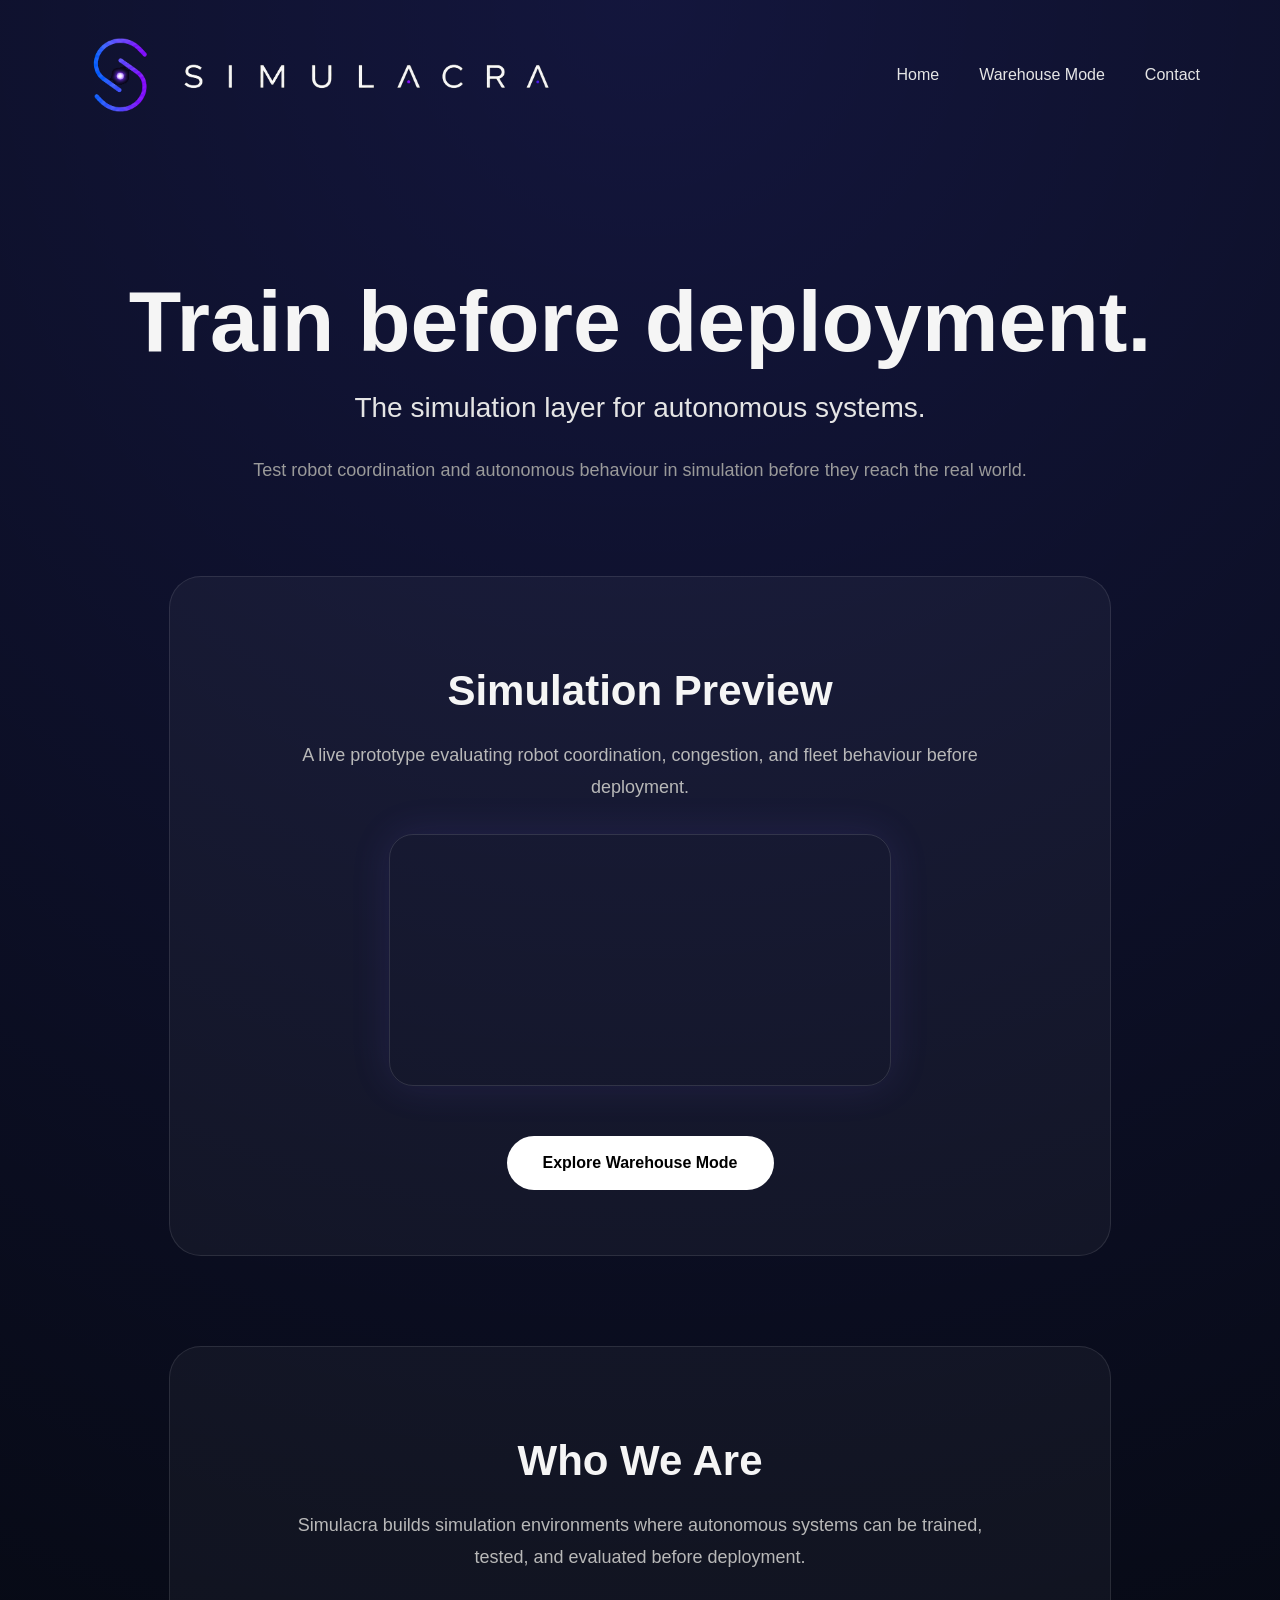
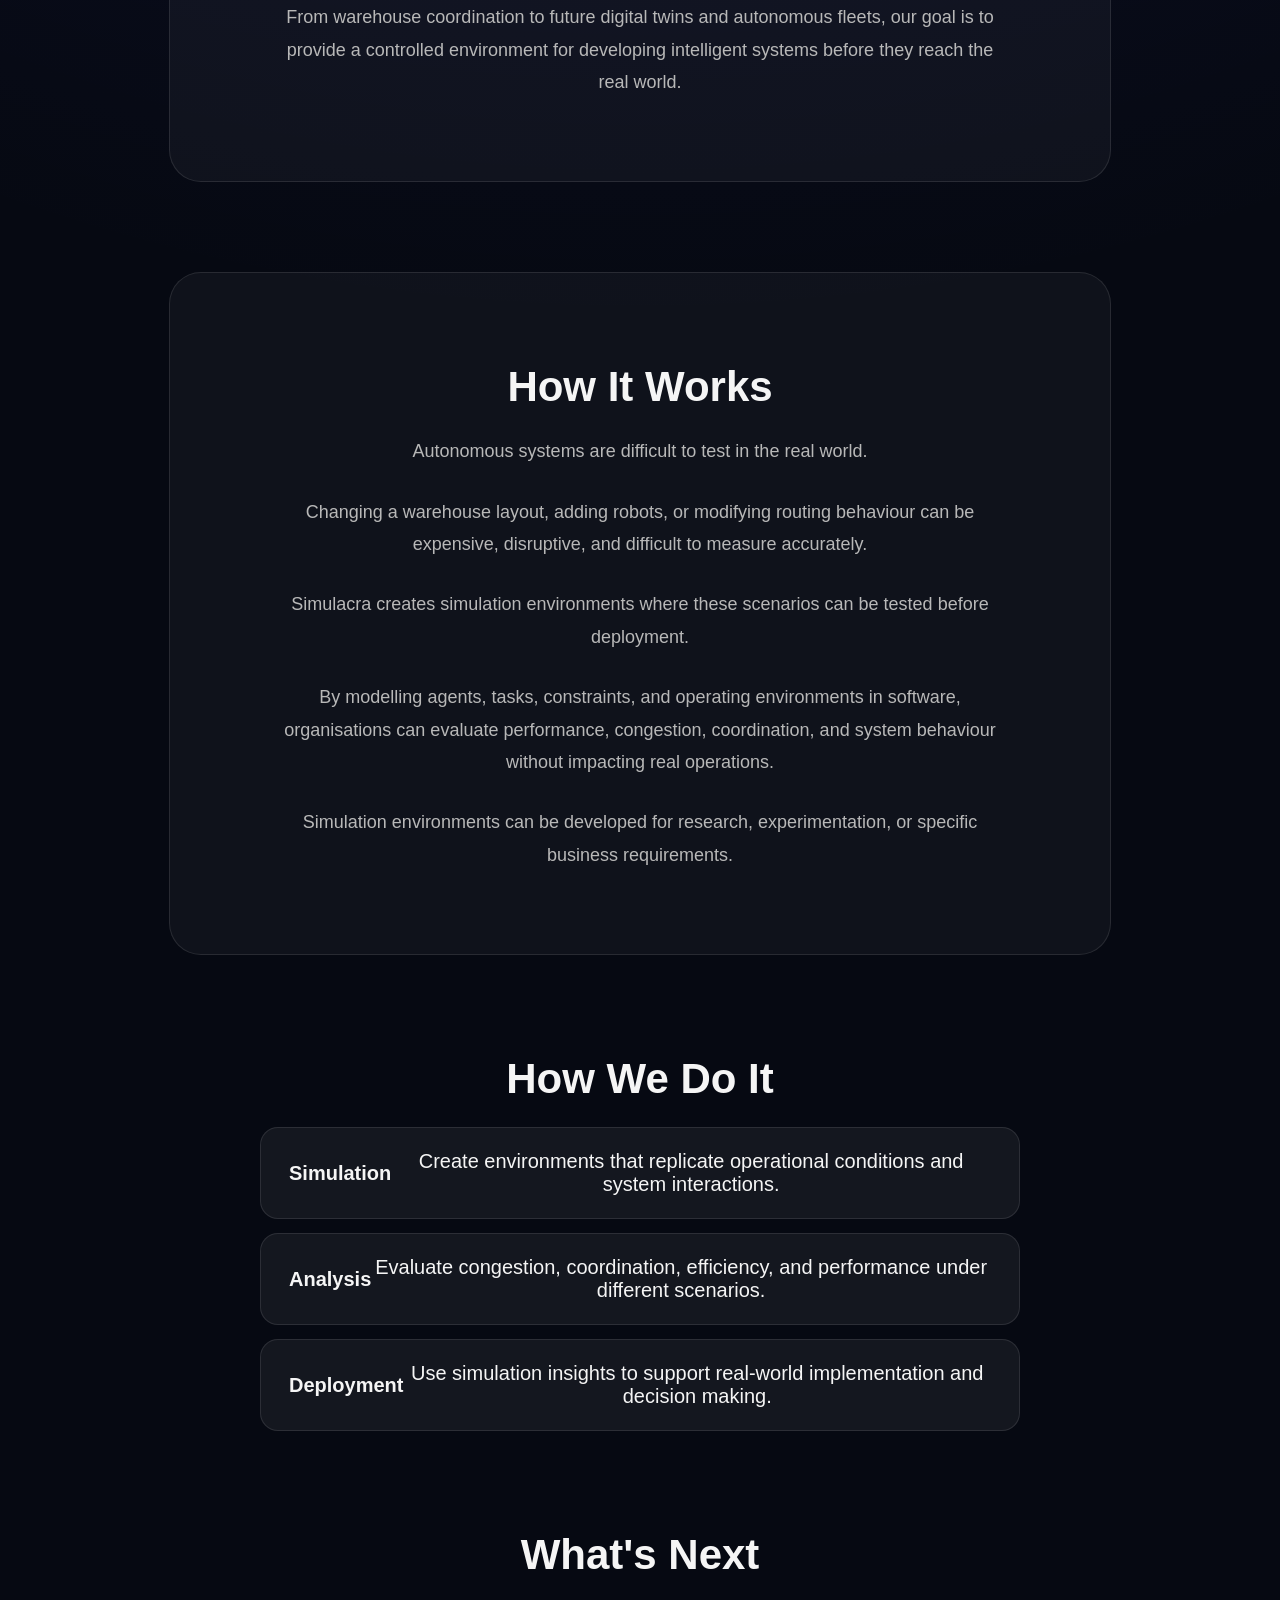
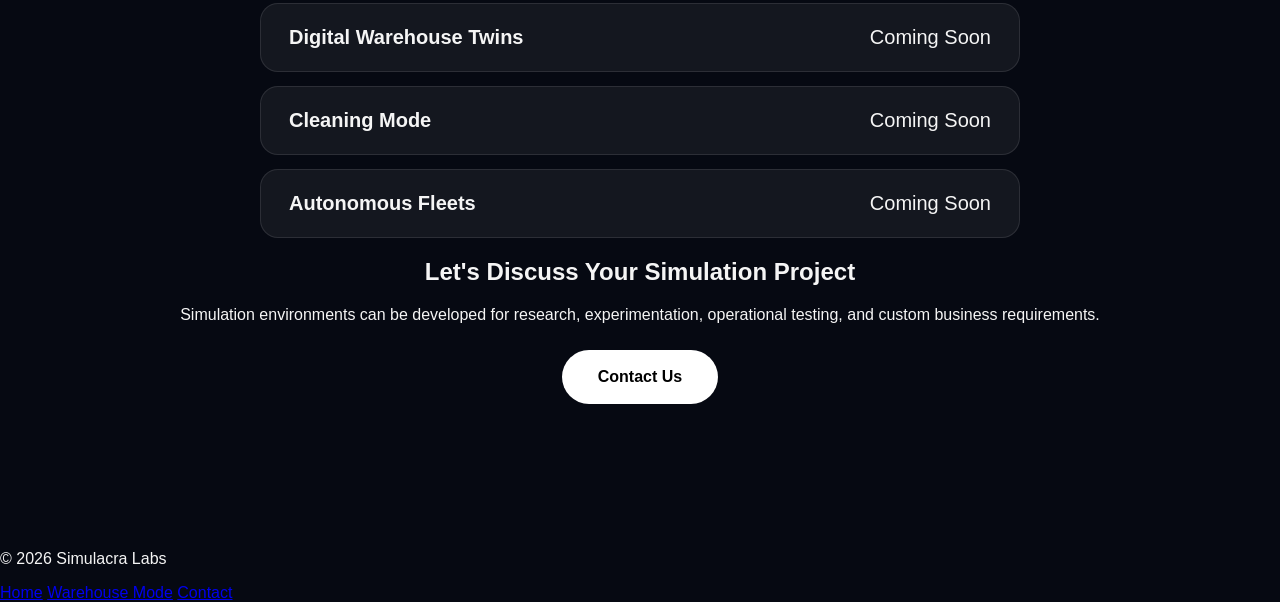
<file: index.html>
<!DOCTYPE html>
<html lang="en">
<head>
  <meta charset="UTF-8">
  <meta name="viewport" content="width=device-width, initial-scale=1.0">
  <title>Simulacra Labs</title>
  <link rel="stylesheet" href="style.css">
</head>

<body>

<nav>

  <div class="nav-logo">
    <a href="index.html">
      <img
        src="IMG_0640.png"
        alt="Simulacra"
        class="nav-logo-image">
    </a>
  </div>

  <div class="nav-links">
    <a href="index.html">Home</a>
    <a href="warehouse.html">Warehouse Mode</a>
    <a href="contact.html">Contact</a>
  </div>

</nav>

<main class="page">

  <h1>Train before deployment.</h1>

  <p class="hero-text">
    The simulation layer for autonomous systems.
  </p>

  <p class="sub-text">
    Test robot coordination and autonomous behaviour in simulation before they reach the real world.
  </p>

  <section class="preview-card">

    <h2>Simulation Preview</h2>

    <p>
      A live prototype evaluating robot coordination, congestion,
      and fleet behaviour before deployment.
    </p>

    <video class="preview-video" autoplay muted loop playsinline>
      <source src="video-output-55FD80CF-72DE-42FF-8158-6410062C8793-1.mov" type="video/quicktime">
      Your browser does not support the video tag.
    </video>

    <a href="warehouse.html" class="button primary">
      Explore Warehouse Mode
    </a>

  </section>

  <section class="about-card">

    <h2>Who We Are</h2>

    <p>
      Simulacra builds simulation environments where autonomous systems can be trained,
      tested, and evaluated before deployment.
    </p>

    <p>
      From warehouse coordination to future digital twins and autonomous fleets,
      our goal is to provide a controlled environment for developing intelligent systems
      before they reach the real world.
    </p>

  </section>

  <section class="about-card">

    <h2>How It Works</h2>

    <p>
      Autonomous systems are difficult to test in the real world.
    </p>

    <p>
      Changing a warehouse layout, adding robots, or modifying routing behaviour
      can be expensive, disruptive, and difficult to measure accurately.
    </p>

    <p>
      Simulacra creates simulation environments where these scenarios can be tested
      before deployment.
    </p>

    <p>
      By modelling agents, tasks, constraints, and operating environments in software,
      organisations can evaluate performance, congestion, coordination, and system
      behaviour without impacting real operations.
    </p>

    <p>
      Simulation environments can be developed for research, experimentation,
      or specific business requirements.
    </p>

  </section>

  <section class="future-section">

    <h2>How We Do It</h2>

    <div class="future-card">
      <span>Simulation</span>
      <span>Create environments that replicate operational conditions and system interactions.</span>
    </div>

    <div class="future-card">
      <span>Analysis</span>
      <span>Evaluate congestion, coordination, efficiency, and performance under different scenarios.</span>
    </div>

    <div class="future-card">
      <span>Deployment</span>
      <span>Use simulation insights to support real-world implementation and decision making.</span>
    </div>

  </section>

  <section class="future-section">

    <h2>What's Next</h2>

    <div class="future-card">
      <span>Digital Warehouse Twins</span>
      <span>Coming Soon</span>
    </div>

    <div class="future-card">
      <span>Cleaning Mode</span>
      <span>Coming Soon</span>
    </div>

    <div class="future-card">
      <span>Autonomous Fleets</span>
      <span>Coming Soon</span>
    </div>

  </section>

  <section class="contact-cta">

  <h2>Let's Discuss Your Simulation Project</h2>

  <p>
    Simulation environments can be developed for research,
    experimentation, operational testing, and custom business requirements.
  </p>

  <a href="contact.html" class="button primary">
    Contact Us
  </a>

</section>

</main>

<footer>

  <p>© 2026 Simulacra Labs</p>

  <div class="footer-links">
    <a href="index.html">Home</a>
    <a href="warehouse.html">Warehouse Mode</a>
    <a href="contact.html">Contact</a>
  </div>

</footer>

</body>
</html>
</file>
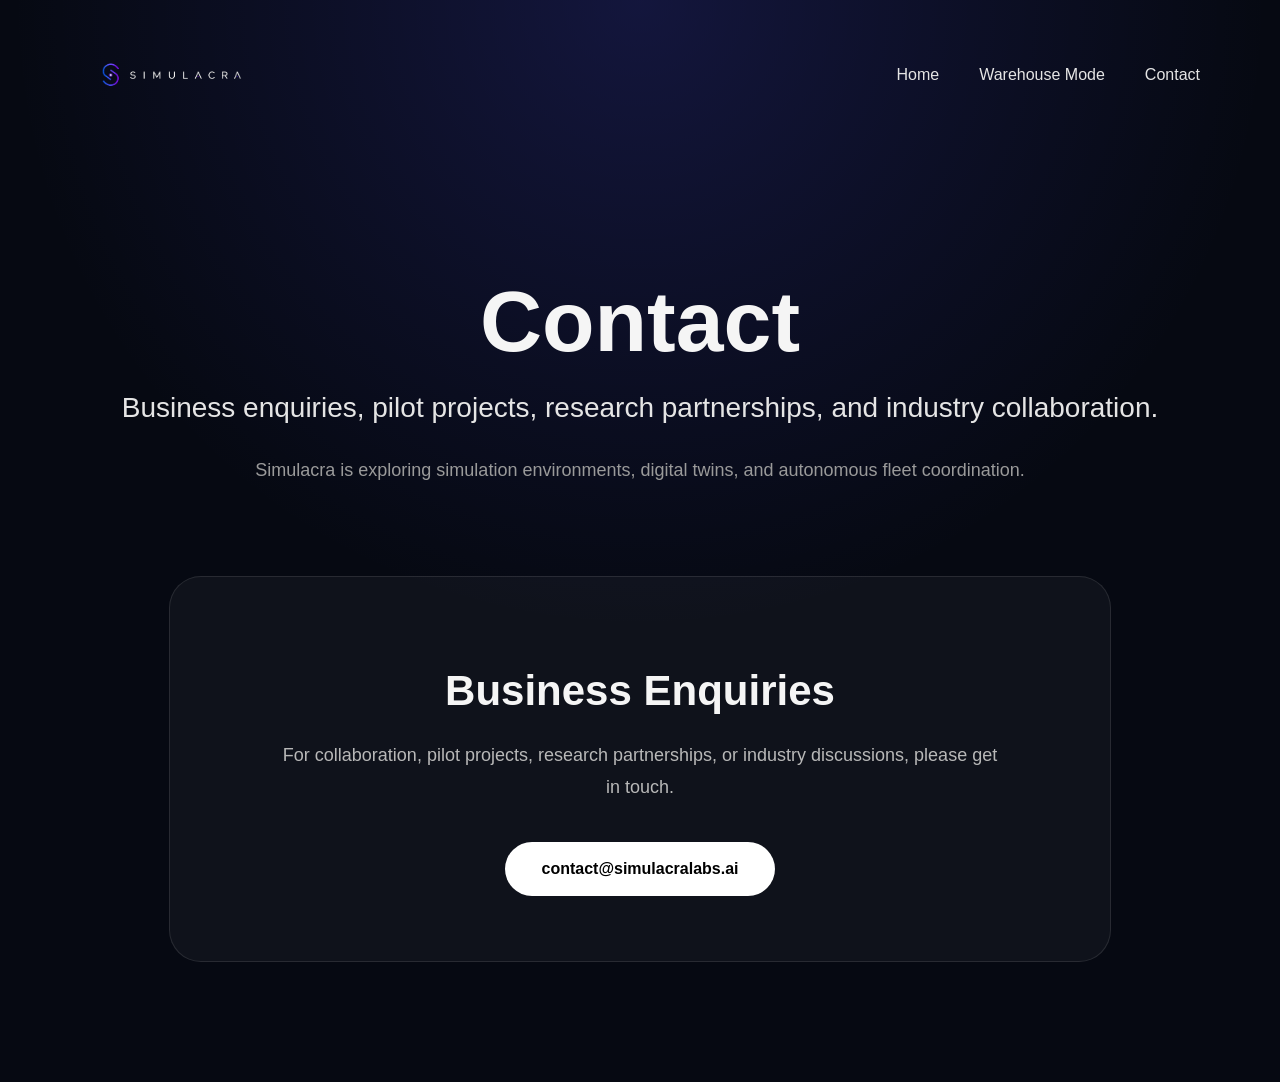
<file: contact.html>
<!DOCTYPE html>
<html lang="en">
<head>
  <meta charset="UTF-8">
  <meta name="viewport" content="width=device-width, initial-scale=1.0">
  <title>Contact | Simulacra Labs</title>
  <link rel="stylesheet" href="style.css">
</head>

<body>

<nav>
   <div class="nav-logo">

    <a href="index.html">

      <img

        src="IMG_0631.png"

        alt="Simulacra"

        class="nav-logo-image">

    </a>
   </div>
  
  <div class="nav-links">
    <a href="index.html">Home</a>
    <a href="warehouse.html">Warehouse Mode</a>
    <a href="contact.html">Contact</a>
  </div>
</nav>

<main class="page">

  <h1>Contact</h1>

  <p class="hero-text">
    Business enquiries, pilot projects, research partnerships, and industry collaboration.
  </p>

  <p class="sub-text">
    Simulacra is exploring simulation environments, digital twins, and autonomous fleet coordination.
  </p>

  <div class="demo-card">
    <h2>Business Enquiries</h2>

    <p>
      For collaboration, pilot projects, research partnerships, or industry discussions, please get in touch.
    </p>

    <a href="mailto:contact@simulacralabs.ai" class="button primary">
      contact@simulacralabs.ai
    </a>
  </div>

</main>

</body>
</html>
</file>
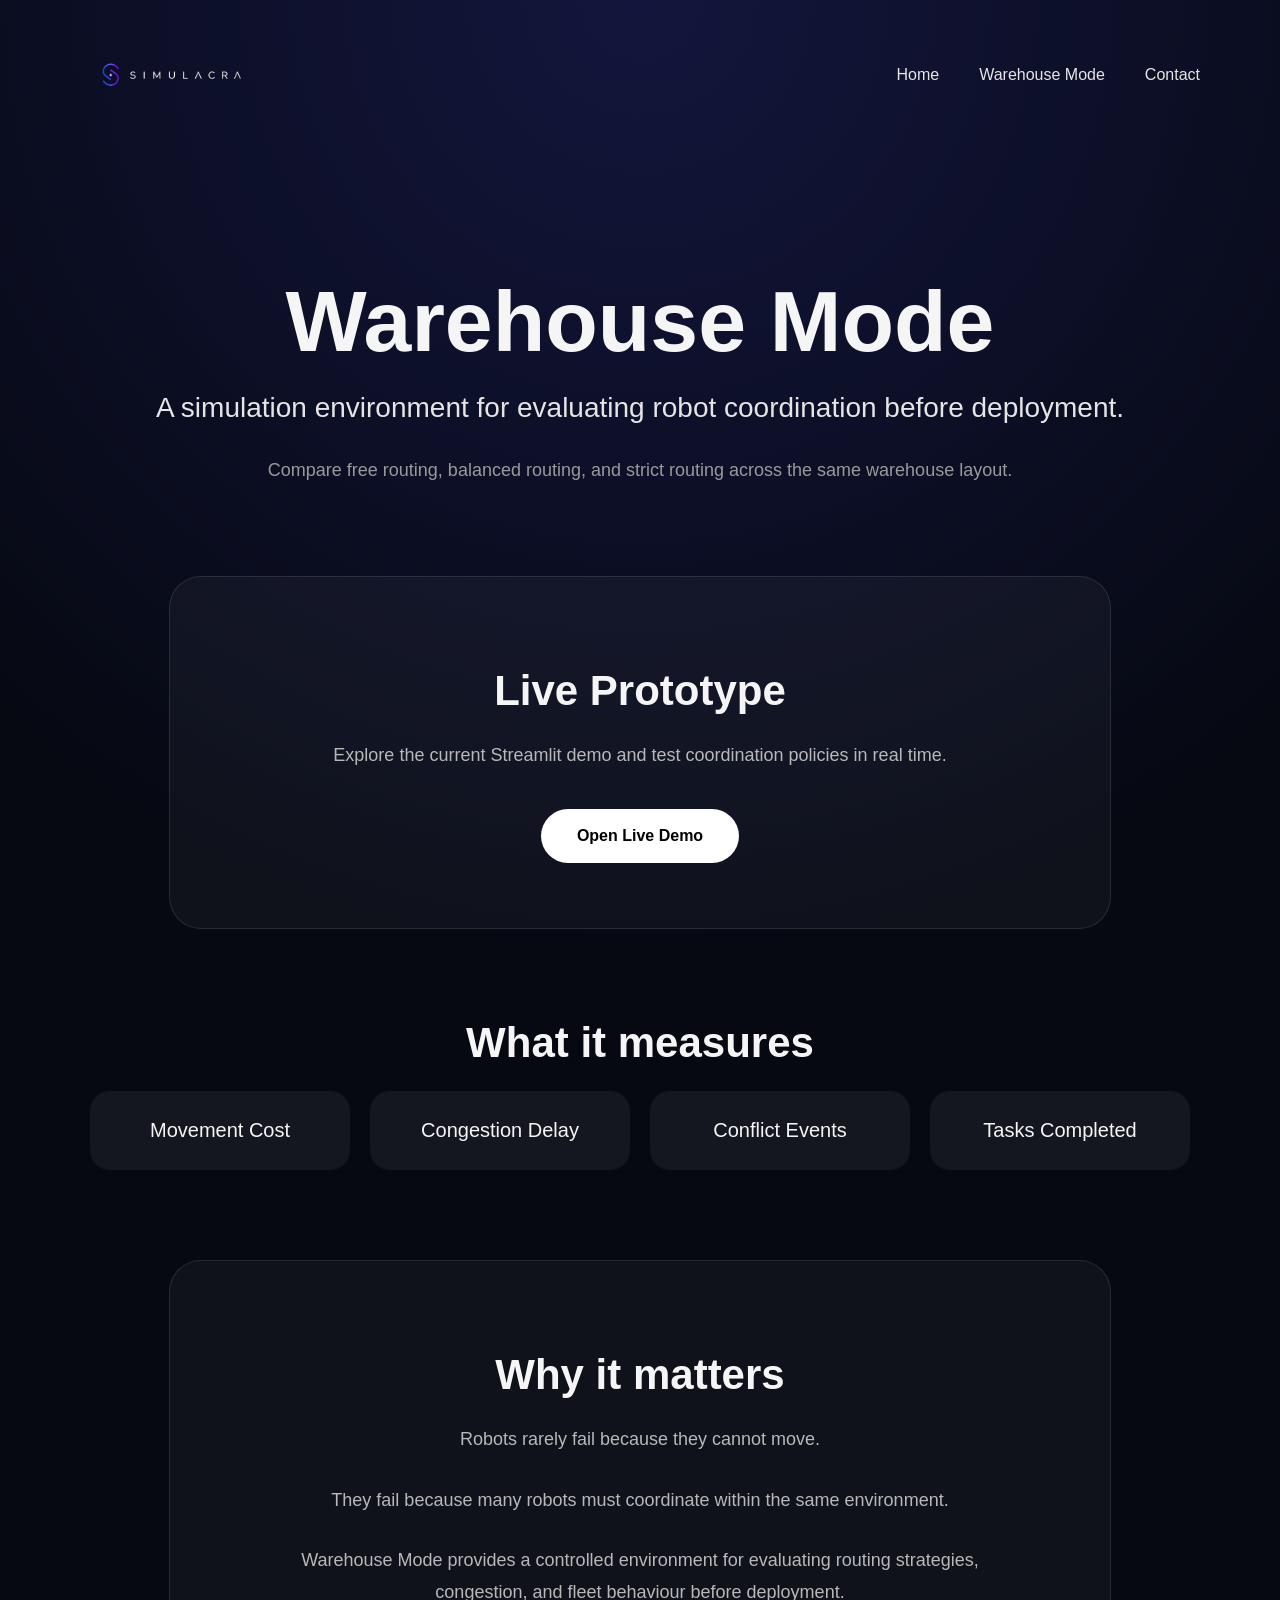
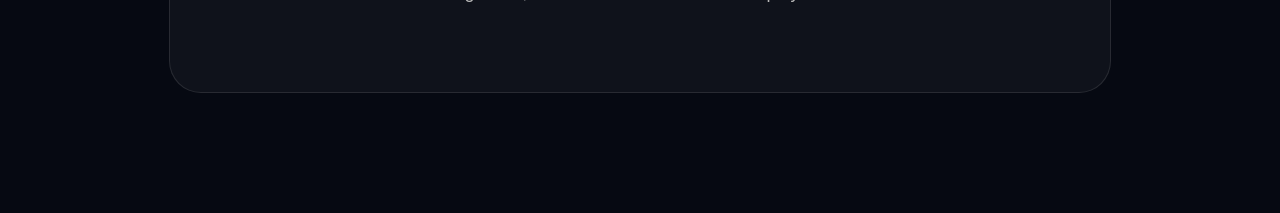
<file: warehouse.html>
<!DOCTYPE html>
<html lang="en">
<head>
  <meta charset="UTF-8">
  <meta name="viewport" content="width=device-width, initial-scale=1.0">
  <title>Warehouse Mode | Simulacra Labs</title>
  <link rel="stylesheet" href="style.css">
</head>

<body>

<nav>

  <div class="nav-logo">
    <a href="index.html">
      <img
        src="IMG_0631.png"
        alt="Simulacra"
        class="nav-logo-image">
    </a>
  </div>

  <div class="nav-links">
    <a href="index.html">Home</a>
    <a href="warehouse.html">Warehouse Mode</a>
    <a href="contact.html">Contact</a>
  </div>

</nav>

<main class="page">

  <h1>Warehouse Mode</h1>

  <p class="hero-text">
    A simulation environment for evaluating robot coordination before deployment.
  </p>

  <p class="sub-text">
    Compare free routing, balanced routing, and strict routing across the same warehouse layout.
  </p>

  <div class="demo-card">
    <h2>Live Prototype</h2>

    <p>
      Explore the current Streamlit demo and test coordination policies in real time.
    </p>

    <a
      href="https://simulacra-warehouse.streamlit.app"
      target="_blank"
      class="button primary"
    >
      Open Live Demo
    </a>
  </div>

  <section class="metrics">

    <h2>What it measures</h2>

    <div class="metric-grid">
      <div>Movement Cost</div>
      <div>Congestion Delay</div>
      <div>Conflict Events</div>
      <div>Tasks Completed</div>
    </div>

  </section>

  <section class="why-section">

    <h2>Why it matters</h2>

    <p>
      Robots rarely fail because they cannot move.
    </p>

    <p>
      They fail because many robots must coordinate within the same environment.
    </p>

    <p>
      Warehouse Mode provides a controlled environment for evaluating routing strategies, congestion, and fleet behaviour before deployment.
    </p>

  </section>

</main>

</body>
</html>
</file>
<file: style.css>
body {
  margin: 0;
  font-family: Arial, sans-serif;
  background:
    radial-gradient(circle at top center, rgba(80,80,255,0.18), transparent 50%),
    #060912;
  color: #f5f5f5;
}
/* =========================
   NAVBAR
========================= */
nav {
  display: flex;
  justify-content: space-between;
  align-items: center;
  padding: 30px 80px;
}

.nav-logo {
  display: flex;
  align-items: center;
}

.nav-logo a {
  display: flex;
  align-items: center;
}

.nav-logo-image {
  height: 90px;
  width: auto;
  display: block;
}
.nav-links {
  display: flex;
  align-items: center;
}
.nav-links a {
  color: #e5e5e5;
  text-decoration: none;
  margin-left: 40px;
  font-size: 16px;
  transition: opacity 0.3s ease;
}
.nav-links a:hover {
  opacity: 0.7;
}
/* =========================
   PAGE
========================= */
.page {
  max-width: 1100px;
  margin: auto;
  padding: 70px 40px 120px;
  text-align: center;
}
h1 {
  font-size: 86px;
  line-height: 1;
  margin-bottom: 25px;
}
.hero-text {
  font-size: 28px;
  color: #e5e5e5;
  margin-bottom: 30px;
}
.sub-text {
  font-size: 18px;
  color: #9a9a9a;
  max-width: 850px;
  margin: 0 auto 40px;
  line-height: 1.8;
}
.buttons {
  margin-bottom: 90px;
}
/* =========================
   BUTTONS
========================= */
.button {
  display: inline-block;
  padding: 18px 36px;
  border-radius: 999px;
  text-decoration: none;
  margin: 10px;
  font-weight: 600;
}
.primary {
  background: white;
  color: black;
}
.secondary {
  border: 1px solid rgba(255,255,255,0.2);
  color: white;
}
/* =========================
   CARDS
========================= */
.preview-card,
.about-card,
.demo-card,
.why-section {
  max-width: 850px;
  margin: 90px auto 0;
  padding: 55px 45px;
  text-align: center;
  background: rgba(255,255,255,0.04);
  border: 1px solid rgba(255,255,255,0.10);
  border-radius: 32px;
}
.preview-card h2,
.about-card h2,
.demo-card h2,
.why-section h2,
.metrics h2,
.future-section h2 {
  font-size: 42px;
  margin-bottom: 24px;
}
.preview-card p,
.about-card p,
.demo-card p,
.why-section p {
  max-width: 720px;
  margin: 0 auto 28px;
  color: #b8b8b8;
  line-height: 1.8;
  font-size: 18px;
}
/* =========================
   VIDEO
========================= */
.preview-video {
  width: 500px;
  max-width: 90%;
  display: block;
  margin: 30px auto 40px;
  border-radius: 24px;
  border: 1px solid rgba(255,255,255,0.12);
  box-shadow: 0 0 40px rgba(120,100,255,0.12);
}
/* =========================
   METRICS
========================= */
.metrics {
  margin-top: 90px;
}
.metric-grid {
  display: grid;
  grid-template-columns: repeat(4, 1fr);
  gap: 20px;
}
.metric-grid div {
  background: rgba(255,255,255,0.06);
  padding: 28px;
  border-radius: 20px;
  font-size: 20px;
}
/* =========================
   FUTURE SECTION
========================= */
.future-section {
  margin: 100px auto 0;
  max-width: 760px;
}
.future-card {
  display: flex;
  justify-content: space-between;
  align-items: center;
  padding: 22px 28px;
  margin-bottom: 14px;
  border-radius: 18px;
  background: rgba(255,255,255,0.06);
  border: 1px solid rgba(255,255,255,0.10);
}
.future-card span {
  font-size: 20px;
}
.future-card span:first-child {
  font-weight: 600;
}
/* =========================
   CONTACT
========================= */
.email-link {
  color: white;
  font-size: 28px;
  font-weight: 700;
  text-decoration: none;
}
/* =========================
   MOBILE
========================= */
@media (max-width: 900px) {
  nav {
    padding: 24px 36px;
    flex-direction: row;
    justify-content: space-between;
    align-items: center;
  }
  .nav-logo-image {
    height: 70px;
  }
  .nav-links a {
    margin-left: 18px;
    font-size: 14px;
  }
  .page {
    padding: 60px 22px 100px;
  }
  h1 {
    font-size: 54px;
  }
  .hero-text {
    font-size: 22px;
  }
  .preview-card,
  .about-card,
  .demo-card,
  .why-section {
    padding: 36px 24px;
  }
  .metric-grid {
    grid-template-columns: 1fr;
  }
  .future-card {
    flex-direction: column;
    gap: 8px;
    text-align: center;
  }
  /* =========================
   CONTACT CTA
========================= */

.contact-cta {
  max-width: 850px;
  margin: 120px auto 0;
  text-align: center;
}

.contact-cta h2 {
  font-size: 42px;
  margin-bottom: 20px;
}

.contact-cta p {
  color: #b8b8b8;
  max-width: 700px;
  margin: 0 auto 30px;
  line-height: 1.8;
}

/* =========================
   FOOTER
========================= */

footer {
  margin-top: 120px;
  padding: 40px 20px;
  border-top: 1px solid rgba(255,255,255,0.08);
  text-align: center;
}

footer p {
  color: #7f7f7f;
  margin-bottom: 15px;
}

.footer-links a {
  color: #a0a0a0;
  text-decoration: none;
  margin: 0 15px;
  font-size: 14px;
}

.footer-links a:hover {
  opacity: 0.7;
}
}
</file>
